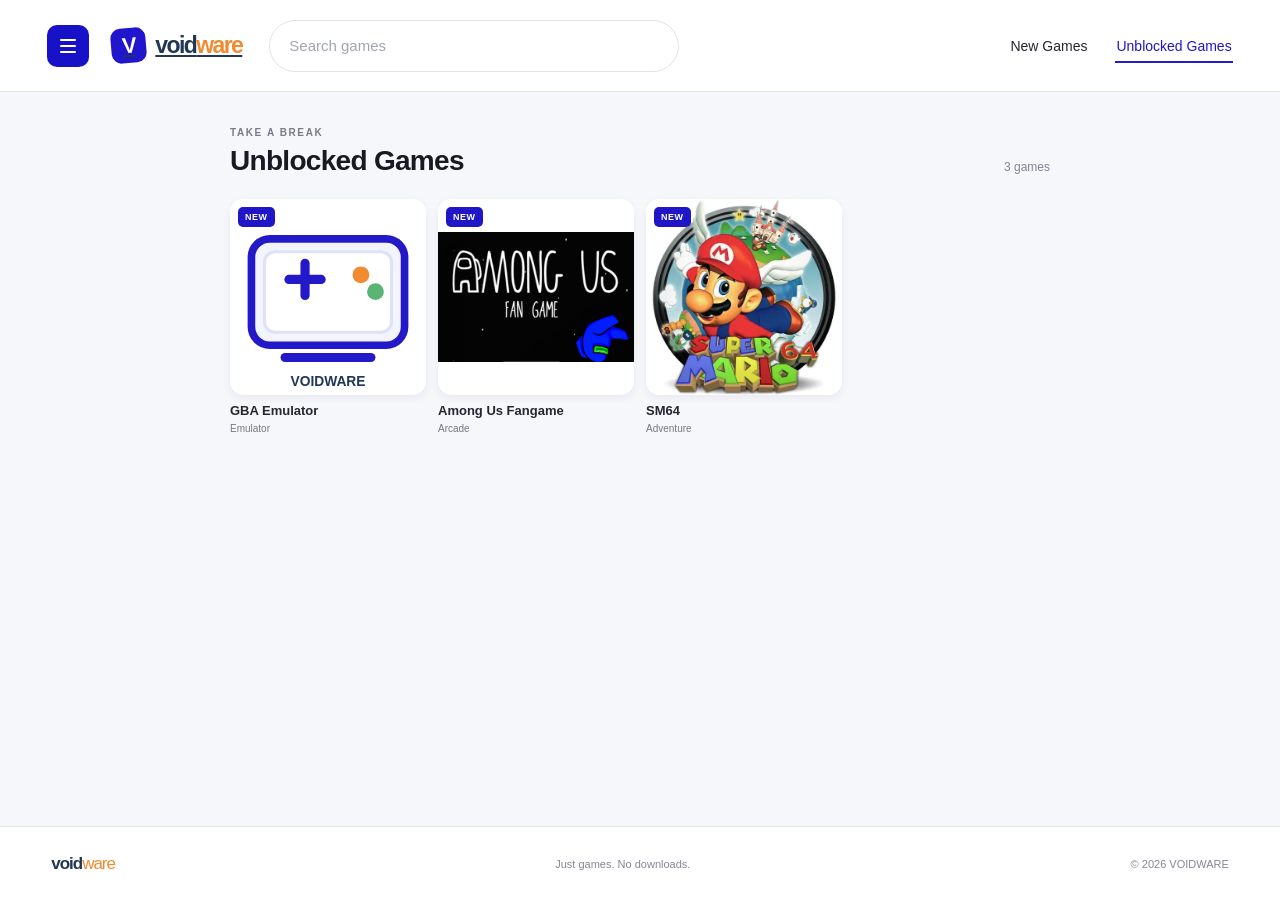
<file: index.html>
<!doctype html>
<html lang="en">
<head>
  <meta charset="utf-8">
  <meta name="viewport" content="width=device-width, initial-scale=1">
  <meta name="theme-color" content="#f6f7fb">
  <meta name="description" content="VoidWare — a simple, searchable arcade of browser games.">
  <title>VoidWare — Unblocked Games</title>
  <link rel="stylesheet" href="styles.css?v=sm64-card-1">
  <script src="app.js?v=sm64-card-1" defer></script>
</head>
<body>
  <header class="topbar">
    <button class="menu-button" id="menu-button" type="button" aria-label="Open game menu" aria-expanded="false" aria-controls="category-menu"><span></span><span></span><span></span></button>
    <a class="brand" href="./" aria-label="VoidWare home"><span class="brand-icon" aria-hidden="true">V</span><span>void<span class="brand-ware">ware</span></span></a>
    <form class="search-form" role="search"><label class="visually-hidden" for="game-search">Search games</label><input id="game-search" type="search" placeholder="Search games" autocomplete="off"><button type="button" id="clear-search" class="clear-search" aria-label="Clear search" hidden>×</button></form>
    <nav class="main-nav" aria-label="Game sections"><button class="nav-link" type="button" data-filter="new">New Games</button><button class="nav-link active" type="button" data-filter="all">Unblocked Games</button></nav>
    <div class="category-menu" id="category-menu" hidden><button type="button" data-filter="all">All games</button><button type="button" data-filter="new">New games</button><a href="games/gba/">GBA Emulator</a><a href="games/among-us-fangame/">Among Us Fangame</a><a href="games/game8/sm-64.html">SM64</a></div>
  </header>
  <main>
    <section class="catalog" id="games" aria-label="Game catalog">
      <div class="catalog-heading"><div><p class="eyebrow" id="catalog-eyebrow">TAKE A BREAK</p><h1 id="catalog-title">Unblocked Games</h1></div><p class="results-count" id="results-count" aria-live="polite">3 games</p></div>
      <div class="games-grid" id="games-grid" aria-live="polite">
        <article class="game-card" data-game-card data-new="true" data-name="gba emulator game boy advance emulator play a game boy advance game you provide"><a class="game-link" href="games/gba/" aria-label="Play GBA Emulator"><div class="game-cover has-image" style="--cover:#fff"><img class="game-cover-image" src="games/gba/icon.svg" alt="" width="256" height="256"><span class="new-badge">NEW</span></div><span class="game-name">GBA Emulator</span><span class="game-category">Emulator</span></a></article>
        <article class="game-card" data-game-card data-new="true" data-name="among us among us fangame arcade crewmate"><a class="game-link" href="games/among-us-fangame/" aria-label="Play Among Us Fangame"><div class="game-cover has-image" style="--cover:#fff"><img class="game-cover-image" src="games/game9/Screenshot%202026-11-19%20002235.png" alt="" width="256" height="256"><span class="new-badge">NEW</span></div><span class="game-name">Among Us Fangame</span><span class="game-category">Arcade</span></a></article>
        <article class="game-card" data-game-card data-new="true" data-name="sm64 super mario 64 adventure platformer"><a class="game-link" href="games/game8/sm-64.html" aria-label="Play SM64"><div class="game-cover has-image" style="--cover:#fff"><img class="game-cover-image" src="games/game8/OIP.png" alt="" width="256" height="256"><span class="new-badge">NEW</span></div><span class="game-name">SM64</span><span class="game-category">Adventure</span></a></article>
      </div>
      <section class="empty-state" id="empty-state" hidden><div class="empty-icon" aria-hidden="true">⌕</div><h2 id="empty-title">No games found</h2><p id="empty-message">Try a different search, or clear it to see all games.</p><a class="clear-link" id="clear-link" href="#games">Clear search <span>↗</span></a></section>
      <p class="catalog-note" id="catalog-note" hidden>New games will show up here as the arcade grows.</p>
    </section>
  </main>
  <footer class="footer"><a class="footer-brand" href="./">void<span>ware</span></a><span>Just games. No downloads.</span><span>© <span id="year"></span> VOIDWARE</span></footer>
</body>
</html>
</file>
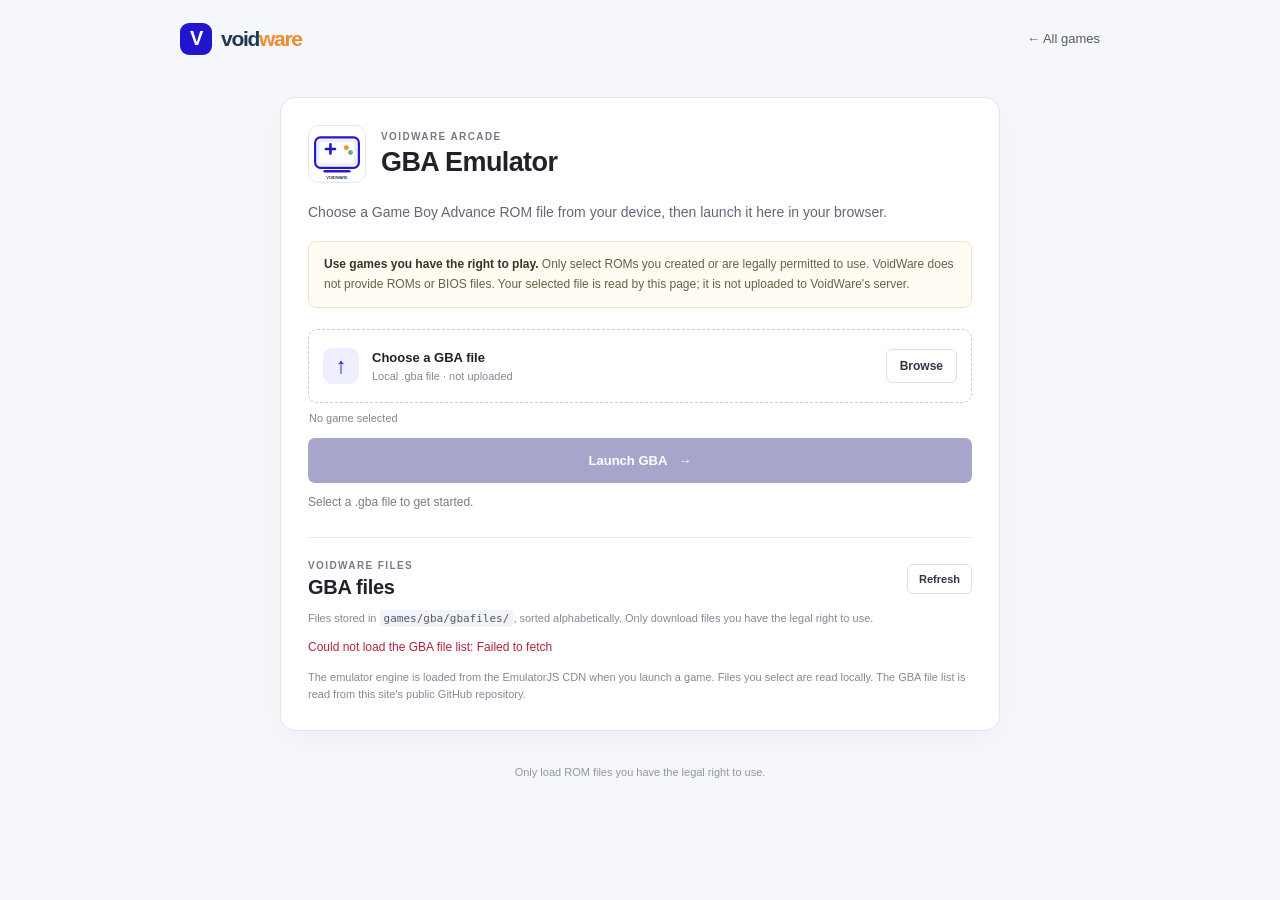
<file: games/game1/index.html>
<!doctype html>
<html lang="en">
<head><meta charset="utf-8"><meta name="viewport" content="width=device-width, initial-scale=1"><meta http-equiv="refresh" content="0;url=../gba/"><title>GBA Emulator moved — VoidWare</title></head>
<body><p>This starter folder has moved to <a href="../gba/">GBA Emulator</a>.</p></body>
</html>
</file>
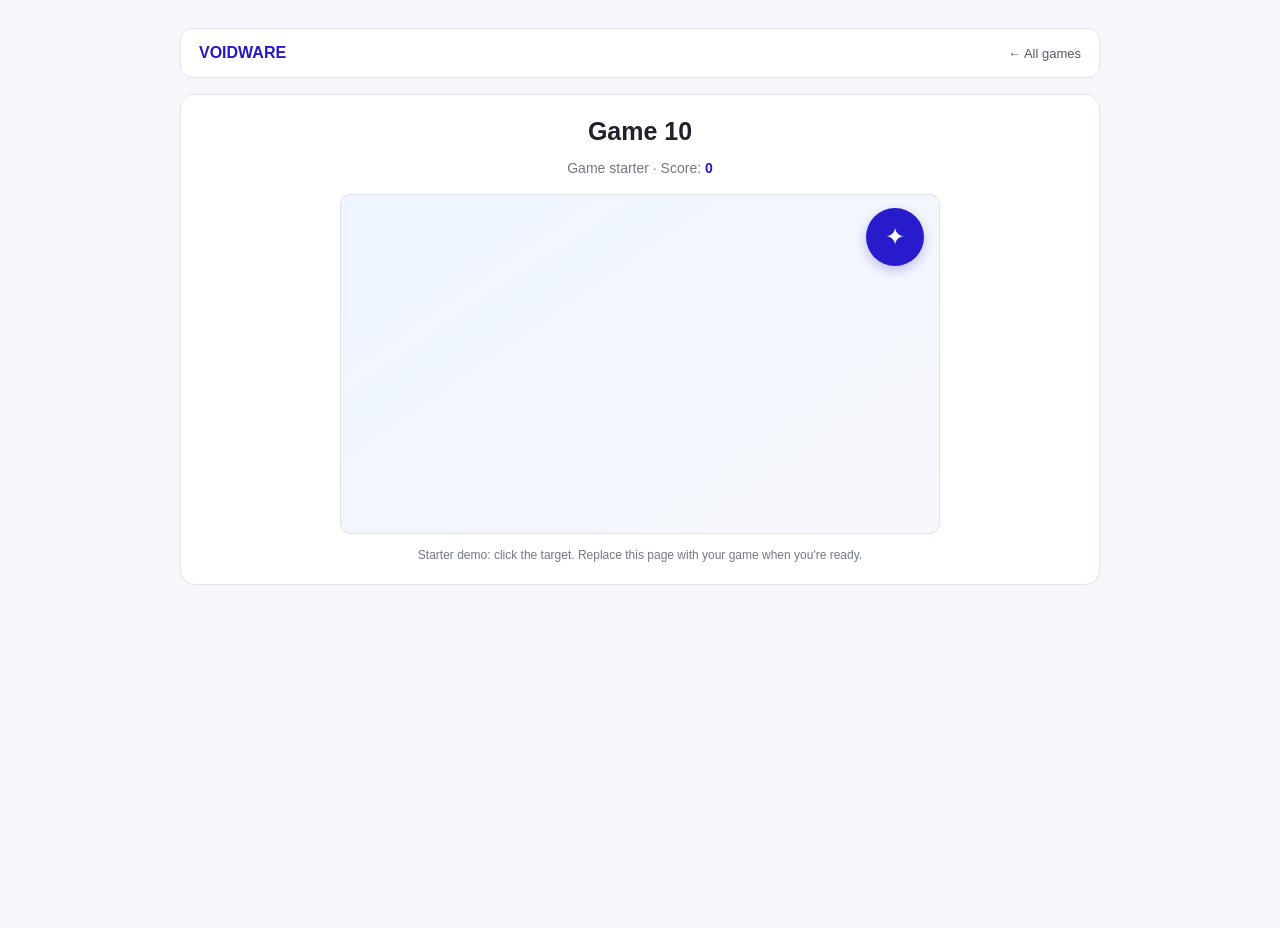
<file: games/game10/index.html>
<!doctype html>
<html lang="en">
<head>
  <meta charset="utf-8">
  <meta name="viewport" content="width=device-width, initial-scale=1">
  <title>Game 10 — VoidWare</title>
  <link rel="stylesheet" href="../starter.css">
  <script src="../starter.js" defer></script>
</head>
<body>
  <main class="starter" data-game-name="Game 10">
    <header class="starter-header"><a class="starter-brand" href="../../">VOIDWARE</a><a class="back-link" href="../../">← All games</a></header>
    <section class="starter-card"><h1 id="game-title">Game 10</h1><p>Game starter · Score: <span class="score" id="score">0</span></p><div class="play-area" id="play-area" aria-label="Game play area"><button class="target" id="target" type="button" aria-label="Click the target">✦</button></div><p class="instructions">Starter demo: click the target. Replace this page with your game when you're ready.</p></section>
  </main>
</body>
</html>
</file>
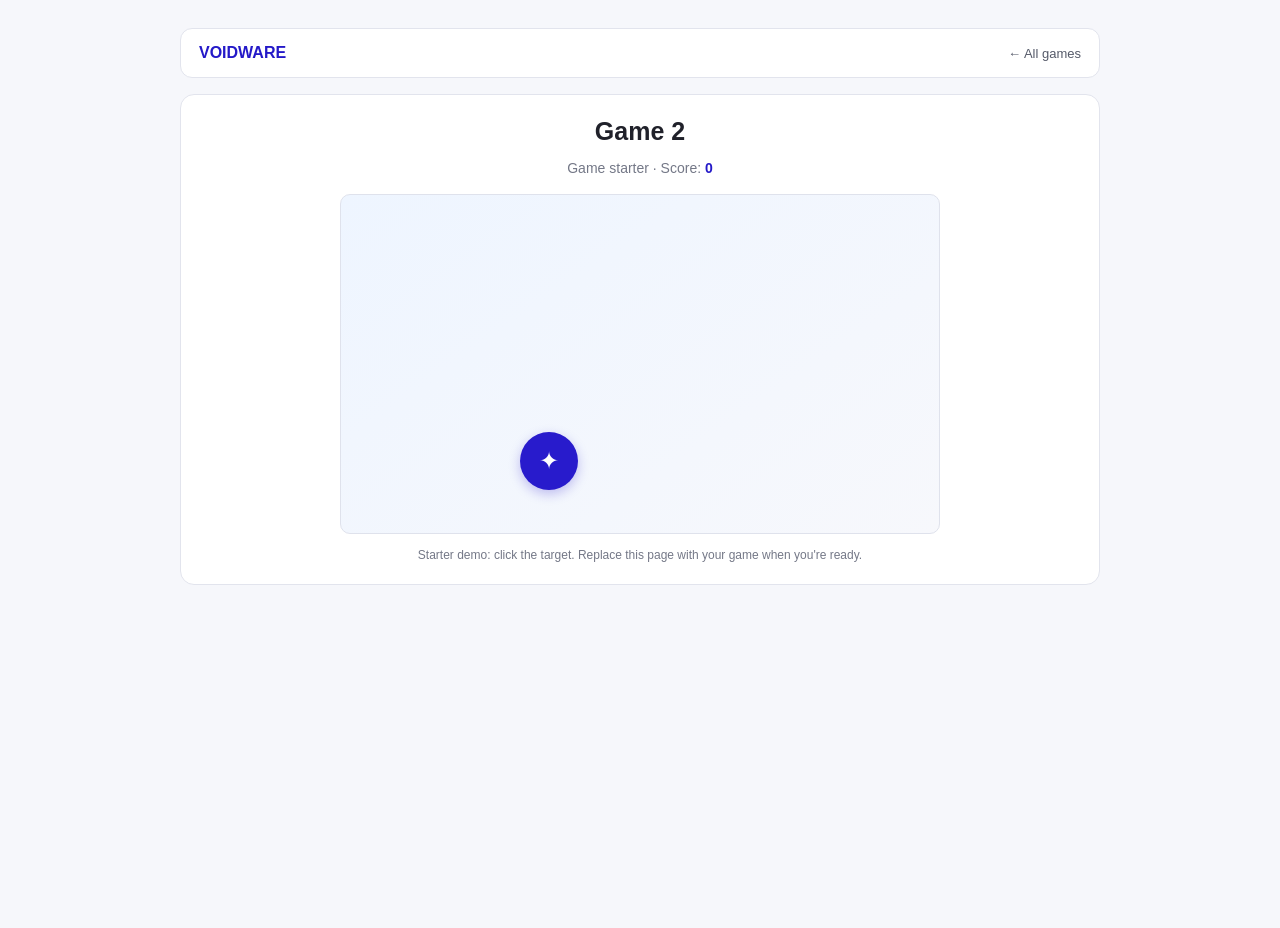
<file: games/game2/index.html>
<!doctype html>
<html lang="en">
<head>
  <meta charset="utf-8">
  <meta name="viewport" content="width=device-width, initial-scale=1">
  <title>Game 2 — VoidWare</title>
  <link rel="stylesheet" href="../starter.css">
  <script src="../starter.js" defer></script>
</head>
<body>
  <main class="starter" data-game-name="Game 2">
    <header class="starter-header"><a class="starter-brand" href="../../">VOIDWARE</a><a class="back-link" href="../../">← All games</a></header>
    <section class="starter-card"><h1 id="game-title">Game 2</h1><p>Game starter · Score: <span class="score" id="score">0</span></p><div class="play-area" id="play-area" aria-label="Game play area"><button class="target" id="target" type="button" aria-label="Click the target">✦</button></div><p class="instructions">Starter demo: click the target. Replace this page with your game when you're ready.</p></section>
  </main>
</body>
</html>
</file>
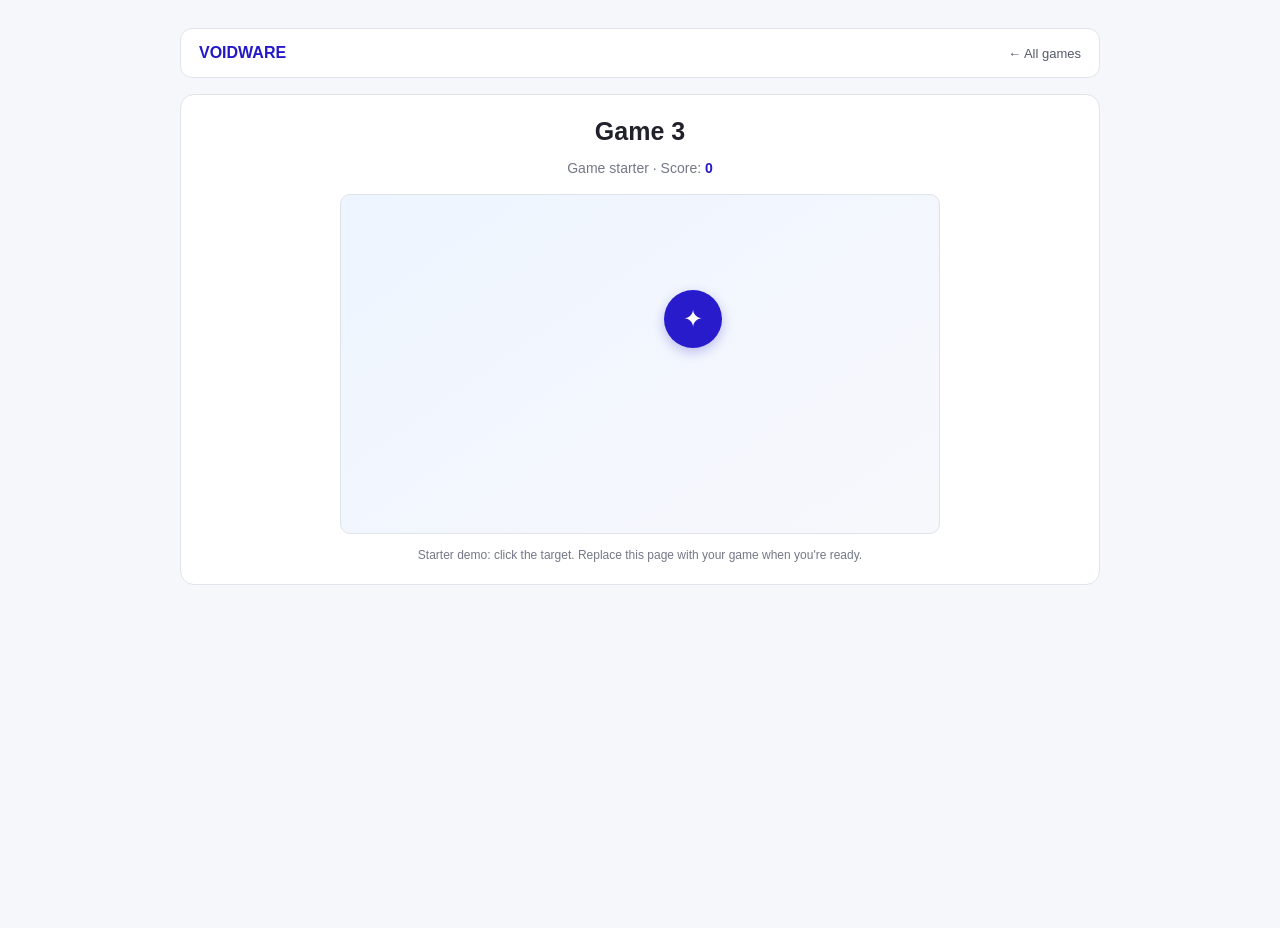
<file: games/game3/index.html>
<!doctype html>
<html lang="en">
<head>
  <meta charset="utf-8">
  <meta name="viewport" content="width=device-width, initial-scale=1">
  <title>Game 3 — VoidWare</title>
  <link rel="stylesheet" href="../starter.css">
  <script src="../starter.js" defer></script>
</head>
<body>
  <main class="starter" data-game-name="Game 3">
    <header class="starter-header"><a class="starter-brand" href="../../">VOIDWARE</a><a class="back-link" href="../../">← All games</a></header>
    <section class="starter-card"><h1 id="game-title">Game 3</h1><p>Game starter · Score: <span class="score" id="score">0</span></p><div class="play-area" id="play-area" aria-label="Game play area"><button class="target" id="target" type="button" aria-label="Click the target">✦</button></div><p class="instructions">Starter demo: click the target. Replace this page with your game when you're ready.</p></section>
  </main>
</body>
</html>
</file>
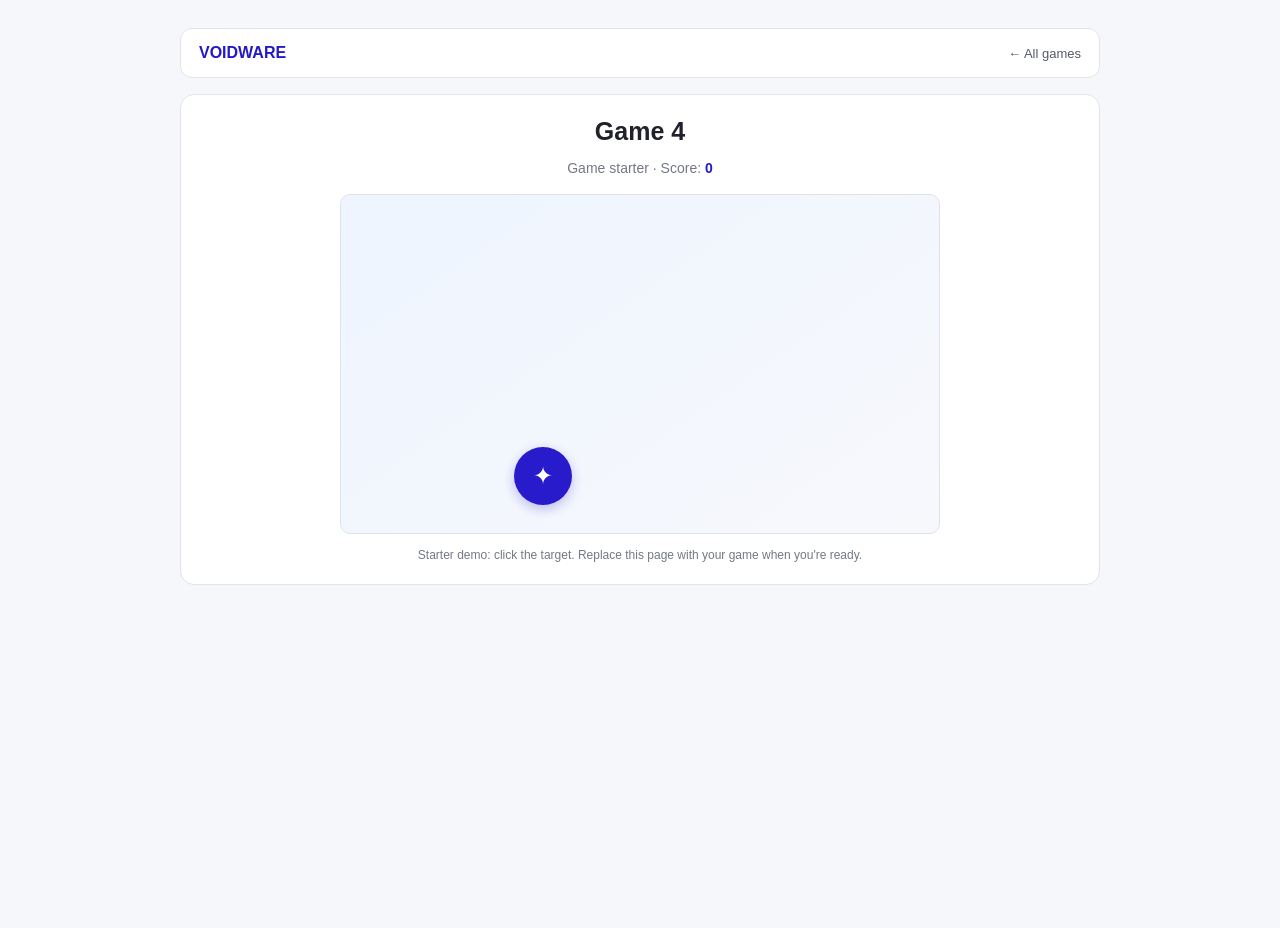
<file: games/game4/index.html>
<!doctype html>
<html lang="en">
<head>
  <meta charset="utf-8">
  <meta name="viewport" content="width=device-width, initial-scale=1">
  <title>Game 4 — VoidWare</title>
  <link rel="stylesheet" href="../starter.css">
  <script src="../starter.js" defer></script>
</head>
<body>
  <main class="starter" data-game-name="Game 4">
    <header class="starter-header"><a class="starter-brand" href="../../">VOIDWARE</a><a class="back-link" href="../../">← All games</a></header>
    <section class="starter-card"><h1 id="game-title">Game 4</h1><p>Game starter · Score: <span class="score" id="score">0</span></p><div class="play-area" id="play-area" aria-label="Game play area"><button class="target" id="target" type="button" aria-label="Click the target">✦</button></div><p class="instructions">Starter demo: click the target. Replace this page with your game when you're ready.</p></section>
  </main>
</body>
</html>
</file>
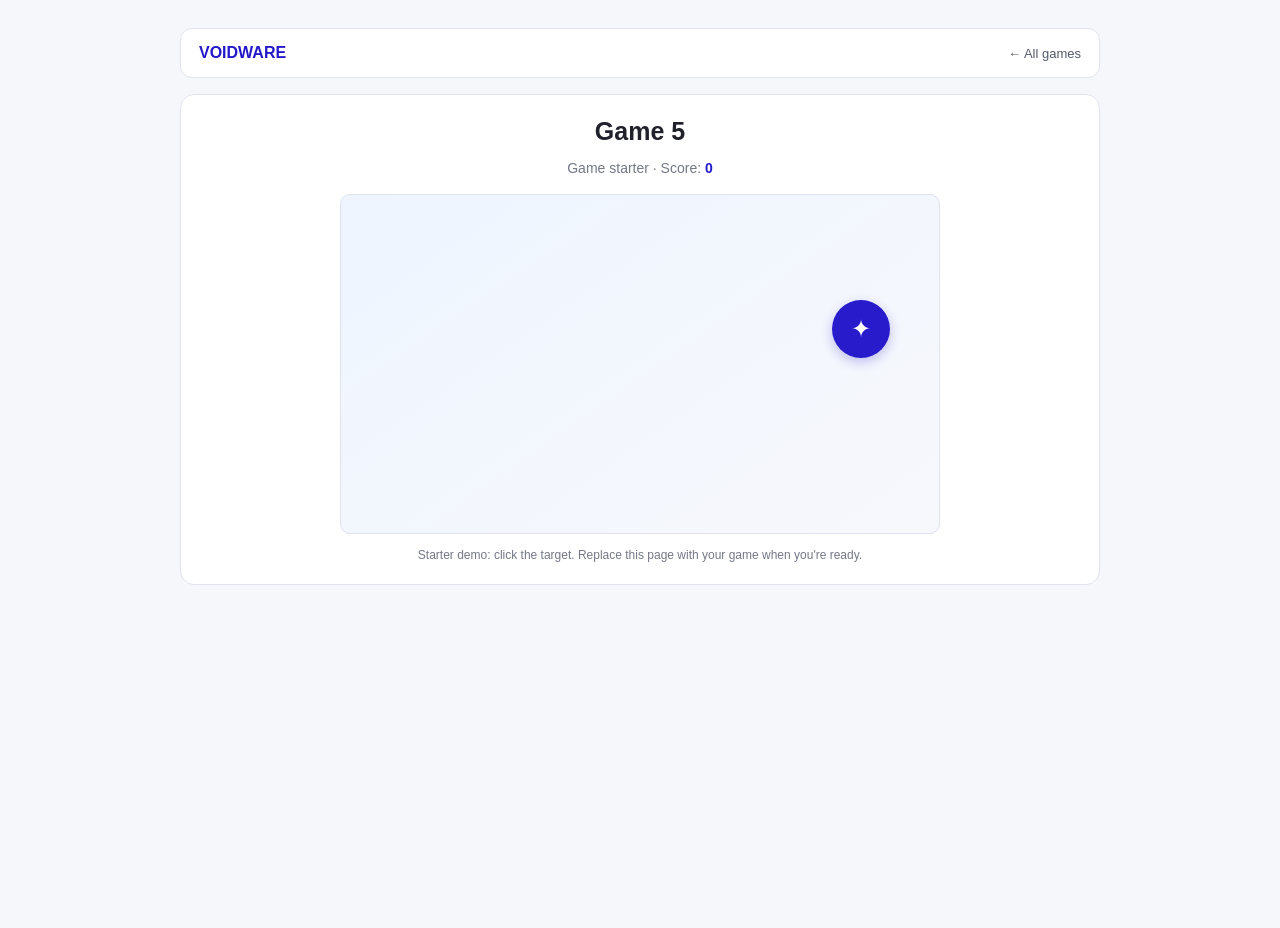
<file: games/game5/index.html>
<!doctype html>
<html lang="en">
<head>
  <meta charset="utf-8">
  <meta name="viewport" content="width=device-width, initial-scale=1">
  <title>Game 5 — VoidWare</title>
  <link rel="stylesheet" href="../starter.css">
  <script src="../starter.js" defer></script>
</head>
<body>
  <main class="starter" data-game-name="Game 5">
    <header class="starter-header"><a class="starter-brand" href="../../">VOIDWARE</a><a class="back-link" href="../../">← All games</a></header>
    <section class="starter-card"><h1 id="game-title">Game 5</h1><p>Game starter · Score: <span class="score" id="score">0</span></p><div class="play-area" id="play-area" aria-label="Game play area"><button class="target" id="target" type="button" aria-label="Click the target">✦</button></div><p class="instructions">Starter demo: click the target. Replace this page with your game when you're ready.</p></section>
  </main>
</body>
</html>
</file>
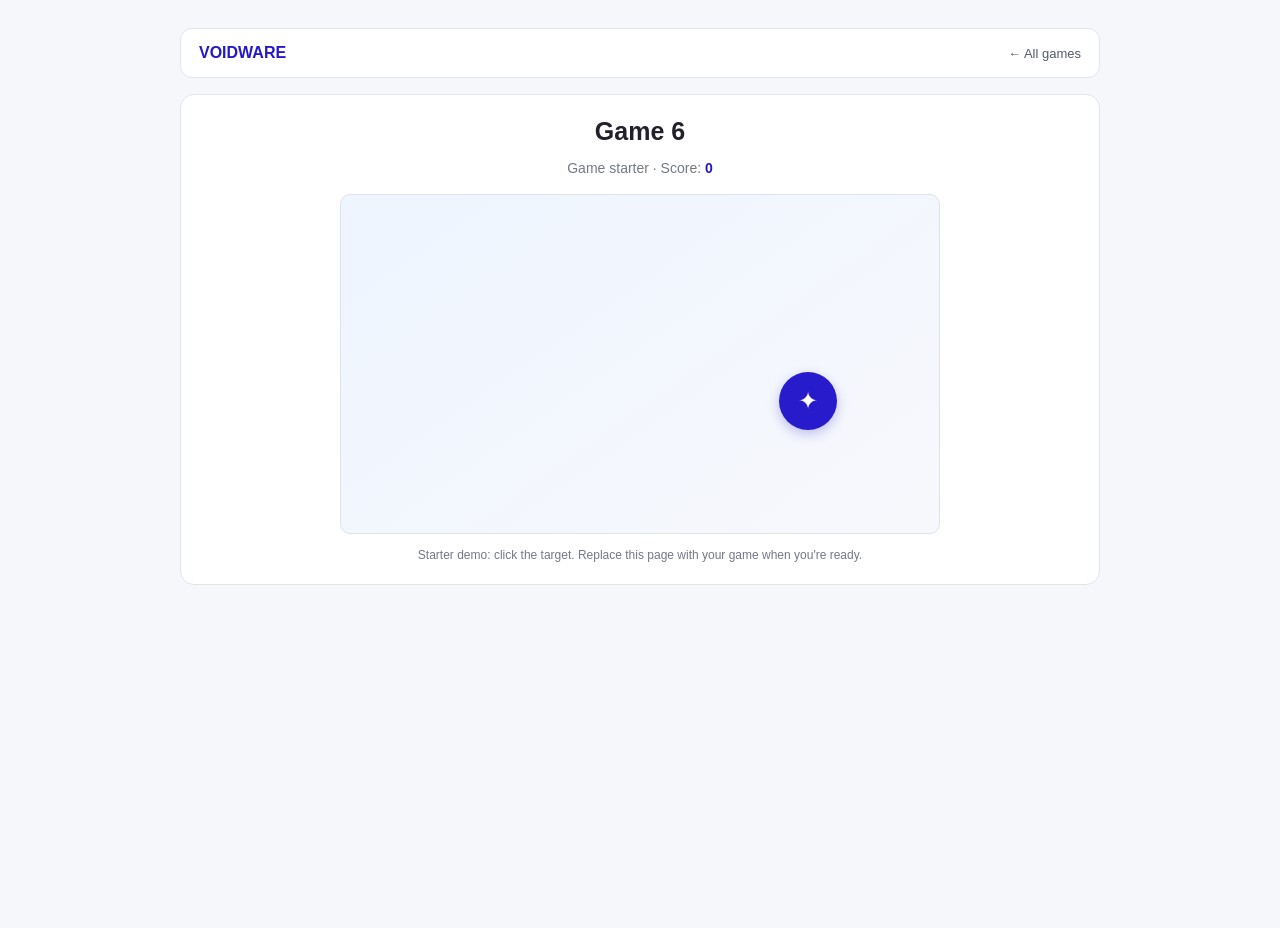
<file: games/game6/index.html>
<!doctype html>
<html lang="en">
<head>
  <meta charset="utf-8">
  <meta name="viewport" content="width=device-width, initial-scale=1">
  <title>Game 6 — VoidWare</title>
  <link rel="stylesheet" href="../starter.css">
  <script src="../starter.js" defer></script>
</head>
<body>
  <main class="starter" data-game-name="Game 6">
    <header class="starter-header"><a class="starter-brand" href="../../">VOIDWARE</a><a class="back-link" href="../../">← All games</a></header>
    <section class="starter-card"><h1 id="game-title">Game 6</h1><p>Game starter · Score: <span class="score" id="score">0</span></p><div class="play-area" id="play-area" aria-label="Game play area"><button class="target" id="target" type="button" aria-label="Click the target">✦</button></div><p class="instructions">Starter demo: click the target. Replace this page with your game when you're ready.</p></section>
  </main>
</body>
</html>
</file>
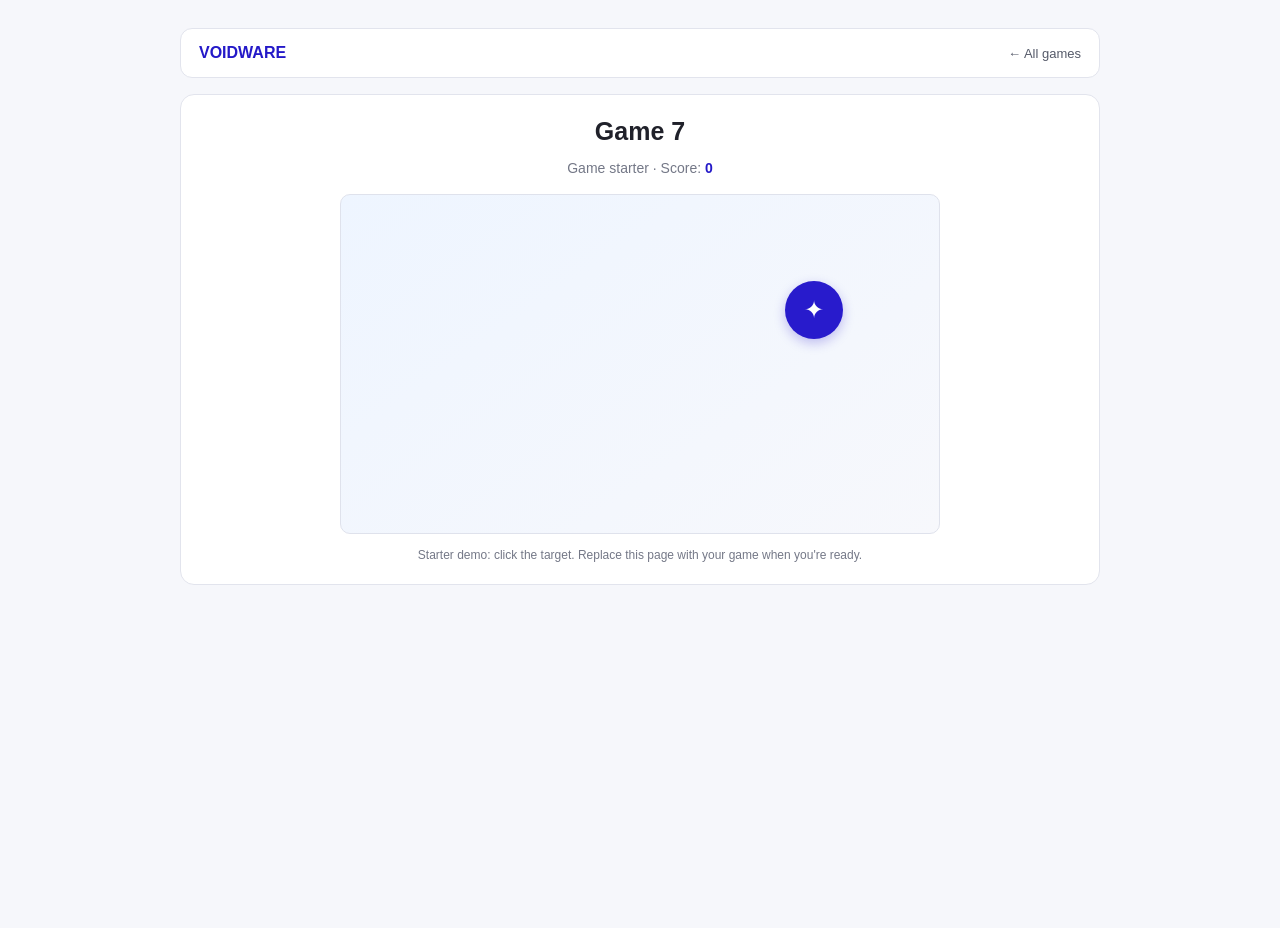
<file: games/game7/index.html>
<!doctype html>
<html lang="en">
<head>
  <meta charset="utf-8">
  <meta name="viewport" content="width=device-width, initial-scale=1">
  <title>Game 7 — VoidWare</title>
  <link rel="stylesheet" href="../starter.css">
  <script src="../starter.js" defer></script>
</head>
<body>
  <main class="starter" data-game-name="Game 7">
    <header class="starter-header"><a class="starter-brand" href="../../">VOIDWARE</a><a class="back-link" href="../../">← All games</a></header>
    <section class="starter-card"><h1 id="game-title">Game 7</h1><p>Game starter · Score: <span class="score" id="score">0</span></p><div class="play-area" id="play-area" aria-label="Game play area"><button class="target" id="target" type="button" aria-label="Click the target">✦</button></div><p class="instructions">Starter demo: click the target. Replace this page with your game when you're ready.</p></section>
  </main>
</body>
</html>
</file>
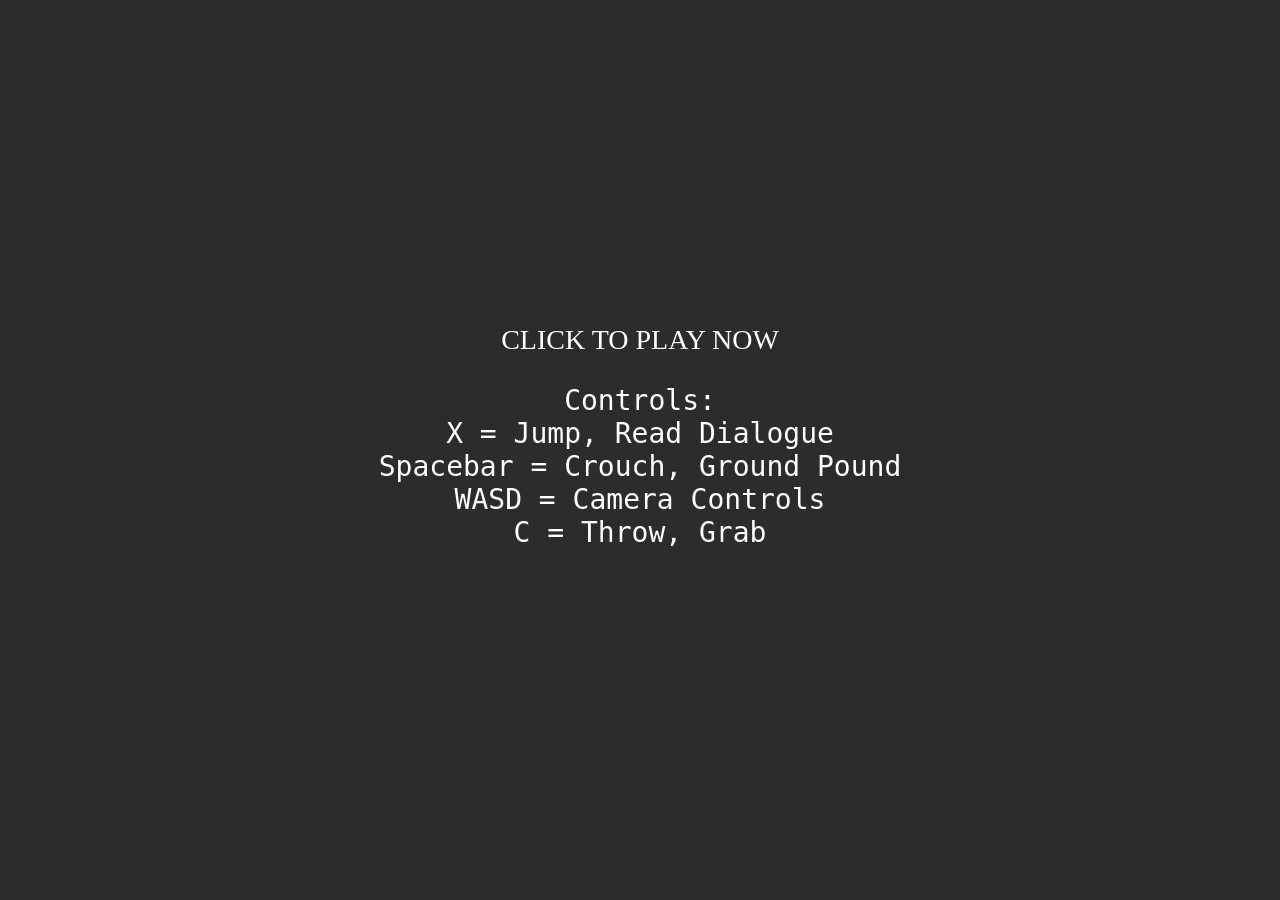
<file: games/game8/index.html>
<!doctype html>
<html lang="en">
<head>
  <meta charset="utf-8">
  <meta name="viewport" content="width=device-width, initial-scale=1">
  <meta name="theme-color" content="#f6f7fb">
  <meta http-equiv="refresh" content="0; url=sm-64.html">
  <title>SM64 — VoidWare</title>
</head>
<body><p>Loading SM64… <a href="sm-64.html">Play SM64</a></p></body>
</html>
</file>
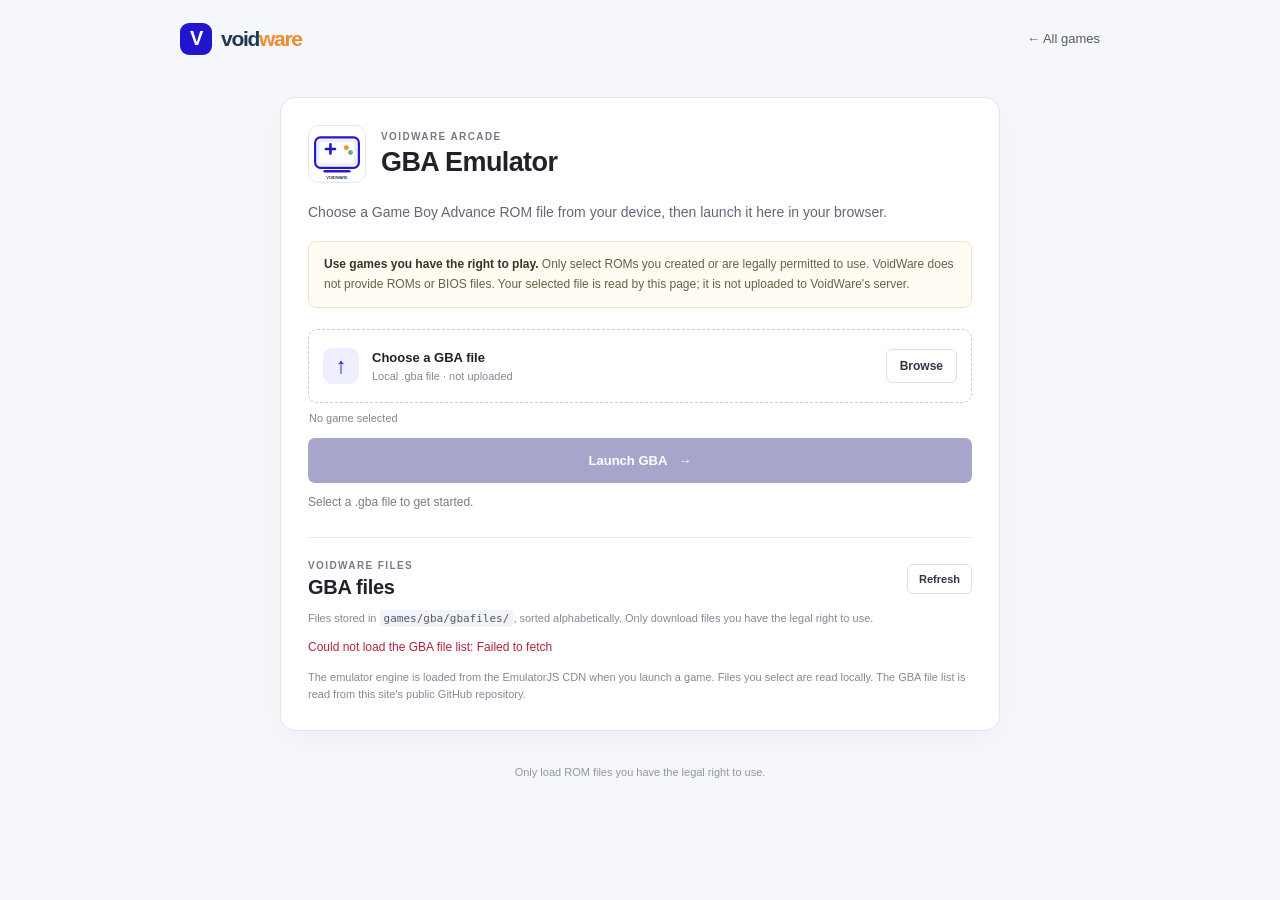
<file: games/gba/index.html>
<!doctype html>
<html lang="en">
<head>
  <meta charset="utf-8">
  <meta name="viewport" content="width=device-width, initial-scale=1">
  <meta name="theme-color" content="#f6f7fb">
  <meta name="description" content="Play a Game Boy Advance game you own in your browser. The ROM stays on your device.">
  <title>GBA Emulator — VoidWare</title>
  <link rel="stylesheet" href="gba.css">
  <script src="gba.js" defer></script>
</head>
<body>
  <main class="emulator-page">
    <header class="emulator-header"><a class="brand" href="../../"><span class="brand-icon">V</span><span>void<span class="brand-ware">ware</span></span></a><a class="back-link" href="../../">← All games</a></header>
    <section class="emulator-card" aria-labelledby="page-title">
      <div class="card-heading"><img src="icon.svg" alt="" class="page-icon"><div><p class="eyebrow">VOIDWARE ARCADE</p><h1 id="page-title">GBA Emulator</h1></div></div>
      <p class="intro">Choose a Game Boy Advance ROM file from your device, then launch it here in your browser.</p>
      <div class="legal-note"><strong>Use games you have the right to play.</strong> Only select ROMs you created or are legally permitted to use. VoidWare does not provide ROMs or BIOS files. Your selected file is read by this page; it is not uploaded to VoidWare's server.</div>
      <form id="rom-form">
        <label class="file-label" for="rom-file"><span class="upload-icon" aria-hidden="true">↑</span><span class="file-copy"><strong>Choose a GBA file</strong><small>Local .gba file · not uploaded</small></span><span class="browse-button">Browse</span></label>
        <input id="rom-file" type="file" accept=".gba,application/octet-stream" required>
        <p id="file-name" class="file-name" aria-live="polite">No game selected</p>
        <button id="launch-button" class="launch-button" type="submit" disabled>Launch GBA <span aria-hidden="true">→</span></button>
      </form>
      <p id="status" class="status" role="status" aria-live="polite">Select a .gba file to get started.</p>
      <section class="player-shell" id="player-shell" hidden aria-label="Game Boy Advance emulator">
        <div class="player-toolbar"><span>GAME BOY ADVANCE</span><button type="button" id="close-player" class="close-player">Close game</button></div>
        <div id="game" class="player" aria-label="Emulator display"></div>
      </section>
      <section class="rom-library" aria-labelledby="rom-library-title">
        <div class="library-heading"><div><p class="eyebrow">VOIDWARE FILES</p><h2 id="rom-library-title">GBA files</h2></div><button id="refresh-roms" class="refresh-button" type="button">Refresh</button></div>
        <p class="library-note">Files stored in <code>games/gba/gbafiles/</code>, sorted alphabetically. Only download files you have the legal right to use.</p>
        <p id="rom-library-status" class="library-status" role="status" aria-live="polite">Loading GBA files…</p>
        <ul id="rom-list" class="rom-list" aria-label="Available GBA files"></ul>
      </section>
      <p class="privacy-note">The emulator engine is loaded from the EmulatorJS CDN when you launch a game. Files you select are read locally. The GBA file list is read from this site's public GitHub repository.</p>
    </section>
    <footer>Only load ROM files you have the legal right to use.</footer>
  </main>
</body>
</html>
</file>
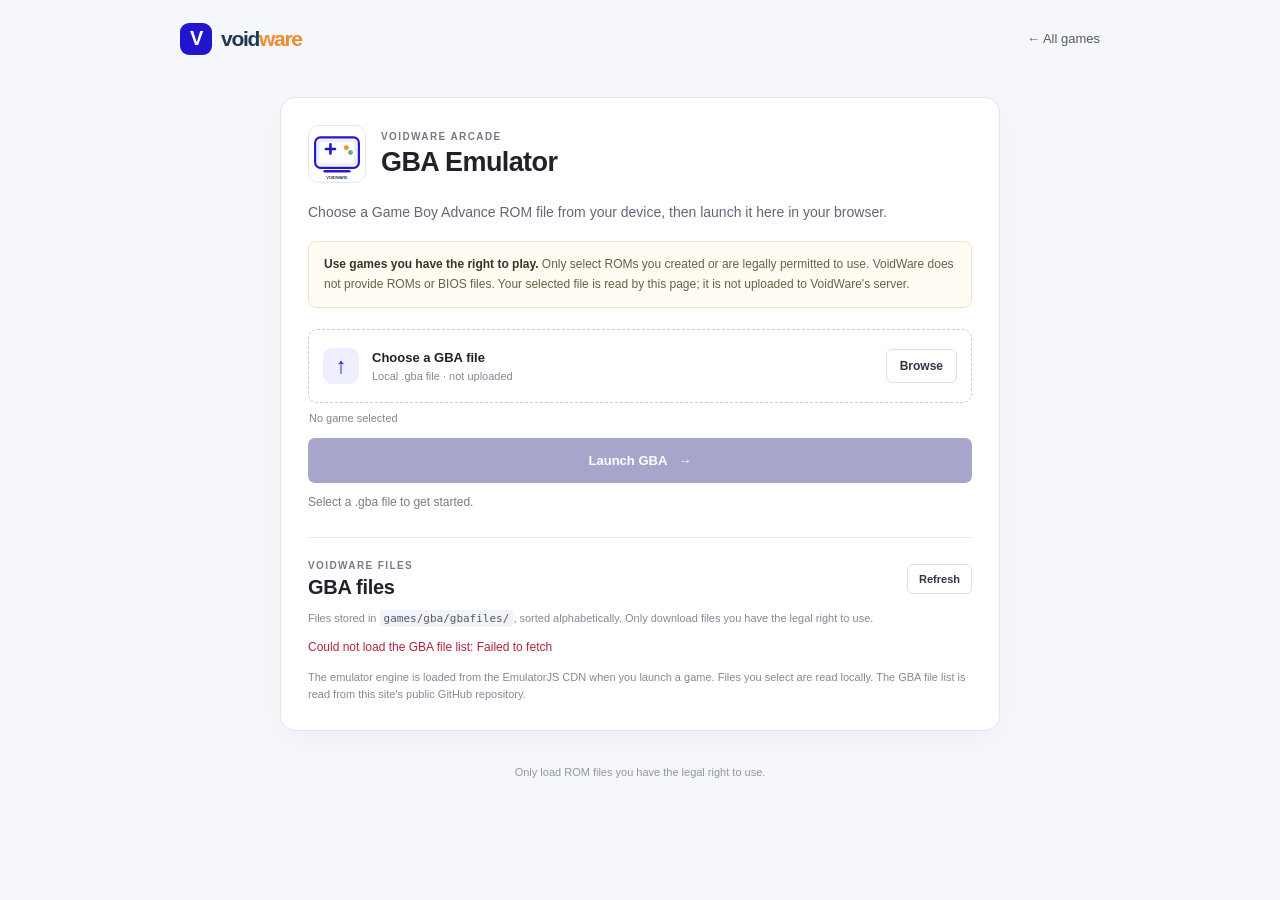
<file: games/gba/gbafiles/index.html>
<!doctype html>
<html lang="en">
<head>
  <meta charset="utf-8">
  <meta name="viewport" content="width=device-width, initial-scale=1">
  <meta http-equiv="refresh" content="0; url=../">
  <title>GBA Files — VoidWare</title>
</head>
<body><p>This folder contains optional GBA ROM files. <a href="../">Return to the GBA Emulator</a>.</p></body>
</html>
</file>
<file: styles.css>
*{box-sizing:border-box}html{scroll-behavior:smooth}body{margin:0;background:#f6f7fb;color:#171923;font-family:Arial,Helvetica,sans-serif;-webkit-font-smoothing:antialiased}.topbar{height:92px;background:#fff;border-bottom:1px solid #e1e4ed;display:flex;align-items:center;gap:22px;padding:0 clamp(16px,3.7vw,50px);position:sticky;top:0;z-index:10}.menu-button{width:42px;height:42px;flex:none;border:0;border-radius:10px;background:#1711c8;display:flex;flex-direction:column;justify-content:center;align-items:center;gap:4px;cursor:pointer}.menu-button span{width:16px;height:2px;background:#fff;border-radius:2px}.brand{display:flex;align-items:center;gap:9px;white-space:nowrap;color:#203856;font-size:23px;font-weight:800;letter-spacing:-1.6px}.brand-icon{height:35px;width:35px;display:grid;place-items:center;border-radius:10px;background:#2115cd;color:white;font-size:22px;font-weight:900;letter-spacing:-2px;transform:rotate(-5deg)}.brand-ware{color:#f18a30}.search-form{height:52px;flex:1;max-width:410px;min-width:120px;margin-left:5px;border:1px solid #dfe3ed;border-radius:30px;background:#fff;display:flex;align-items:center;padding:0 17px;transition:border-color .15s,box-shadow .15s}.search-form:focus-within{border-color:#7771ed;box-shadow:0 0 0 3px #3128cf12}.search-form input{width:100%;height:100%;border:0;outline:0;background:transparent;color:#20212a;font-size:15px}.search-form input::-webkit-search-cancel-button{display:none}.search-form input::placeholder{color:#a1a5b1}.clear-search{border:0;background:transparent;font-size:24px;color:#777;cursor:pointer}.main-nav{display:flex;align-items:center;gap:27px;height:100%;margin-left:auto;white-space:nowrap}.nav-link{height:100%;position:relative;padding:0 1px;border:0;background:transparent;color:#242632;font-size:14px;cursor:pointer}.nav-link:hover{color:#241bce}.nav-link.active{color:#2016c9}.nav-link.active:after{content:'';position:absolute;bottom:28px;left:0;right:0;height:2px;background:#241bce}.category-menu{position:absolute;top:75px;left:42px;width:190px;padding:7px;background:white;border:1px solid #e2e4ec;border-radius:10px;box-shadow:0 12px 35px #25274220}.category-menu[hidden]{display:none}.category-menu button{display:block;width:100%;padding:11px 12px;text-align:left;border:0;border-radius:6px;background:white;color:#282a35;cursor:pointer}.category-menu button:hover{background:#f1f1ff;color:#2117c7}main{min-height:calc(100vh - 166px)}.catalog{max-width:860px;margin:0 auto;padding:35px 20px 70px}.catalog-heading{display:flex;align-items:end;justify-content:space-between;margin:0 0 22px}.eyebrow{margin:0 0 7px;color:#777b89;font-size:10px;font-weight:700;letter-spacing:1.6px}.catalog-heading h1{margin:0;font-size:28px;letter-spacing:-.7px;font-weight:700}.results-count{margin:0 0 3px;color:#818594;font-size:12px}.games-grid{display:grid;grid-template-columns:repeat(4,minmax(0,1fr));gap:18px 12px}.game-card{min-width:0;color:#242630;text-decoration:none}.game-link{display:block;color:inherit;text-decoration:none}.game-card:hover .game-cover{transform:translateY(-2px);box-shadow:0 9px 22px #24294320}.game-cover{aspect-ratio:1/1;width:100%;position:relative;display:grid;place-items:center;overflow:hidden;border-radius:14px;background:var(--cover,#d9e7fa);transition:transform .16s,box-shadow .16s;box-shadow:0 3px 9px #20264410}.game-cover:before,.game-cover:after{content:'';position:absolute;width:62%;height:62%;border:1px solid #ffffff58;border-radius:50%}.game-cover:after{width:86%;height:86%}.game-cover.has-image{background:#fff}.game-cover.has-image:before,.game-cover.has-image:after{display:none}.game-cover-image{position:absolute;inset:0;width:100%;height:100%;object-fit:contain;background:#fff}.cover-symbol{position:relative;z-index:1;color:#fff;font-size:clamp(40px,7vw,76px);font-weight:800;line-height:1;text-shadow:0 3px 12px #17203b42}.cover-number{position:absolute;z-index:2;right:10px;bottom:9px;color:#fff9;font-size:11px;font-weight:700}.game-cover.has-image .cover-number{color:#667085}.game-name{display:block;margin:8px 0 0;overflow:hidden;text-overflow:ellipsis;white-space:nowrap;font-size:13px;font-weight:600}.game-category{display:inline-block;margin-top:5px;color:#737887;font-size:10px}.new-badge{position:absolute;z-index:2;top:8px;left:8px;padding:5px 7px;border-radius:5px;background:#2115c8;color:#fff;font-size:9px;font-weight:700;letter-spacing:.5px}.empty-state{min-height:250px;display:flex;flex-direction:column;align-items:center;justify-content:center;text-align:center;padding:24px 12px;color:#747887}.empty-state[hidden],.games-grid[hidden],.catalog-note[hidden],.clear-link[hidden]{display:none}.empty-icon{width:48px;height:48px;border:1px solid #dddfea;border-radius:50%;display:grid;place-items:center;color:#2419c8;font-size:31px;transform:rotate(-18deg)}.empty-state h2{margin:16px 0 6px;color:#282a36;font-size:20px}.empty-state p{max-width:390px;margin:0;font-size:13px;line-height:1.65}.clear-link{margin-top:12px;color:#2419c8;font-size:13px;font-weight:600;text-decoration:none}.clear-link span{margin-left:7px}.catalog-note{margin:34px 0 0;text-align:center;color:#a0a3ae;font-size:11px}.footer{min-height:74px;border-top:1px solid #e2e4ec;background:#fff;padding:0 clamp(20px,4vw,55px);display:flex;align-items:center;justify-content:space-between;color:#838795;font-size:11px}.footer-brand{color:#203856;font-size:17px;font-weight:800;letter-spacing:-1px;text-decoration:none}.footer-brand span{color:#f18a30;font-weight:500}.visually-hidden{position:absolute;width:1px;height:1px;padding:0;margin:-1px;overflow:hidden;clip:rect(0,0,0,0);white-space:nowrap;border:0}@media(min-width:1200px){.catalog{padding-top:35px}}@media(max-width:980px){.topbar{gap:15px}.main-nav{gap:16px}.nav-link{font-size:13px}.brand{font-size:20px}.brand-icon{width:32px;height:32px}.catalog{max-width:800px}}@media(max-width:720px){.topbar{height:auto;min-height:74px;flex-wrap:wrap;gap:12px;padding:12px 16px}.menu-button{width:38px;height:38px}.brand{font-size:20px}.brand-icon{height:31px;width:31px}.search-form{order:4;max-width:none;flex-basis:100%;height:43px;margin:0}.main-nav{margin-left:auto;gap:13px;height:38px}.nav-link{font-size:12px}.nav-link.active:after{bottom:0}.category-menu{top:58px;left:15px}.catalog{padding:27px 16px 55px}.games-grid{grid-template-columns:repeat(3,minmax(0,1fr));gap:17px 10px}.game-name{font-size:12px}.catalog-heading h1{font-size:24px}}@media(max-width:440px){.topbar{column-gap:10px}.brand{font-size:18px}.main-nav{gap:10px}.nav-link{font-size:11px}.catalog{padding-left:12px;padding-right:12px}.games-grid{grid-template-columns:repeat(2,minmax(0,1fr));gap:16px 11px}.game-name{font-size:13px}.footer{padding:0 14px;font-size:9px}.footer>span:nth-child(2){display:none}}@media(prefers-reduced-motion:reduce){*,*::before,*::after{scroll-behavior:auto!important;transition:none!important}}
</file>
<file: games/starter.css>
/* Shared styles for the editable game-folder starter pages. */
*{box-sizing:border-box}body{margin:0;min-height:100vh;background:#f6f7fb;color:#20212a;font-family:Arial,Helvetica,sans-serif}.starter{width:min(920px,calc(100% - 32px));margin:28px auto}.starter-header{display:flex;align-items:center;justify-content:space-between;gap:16px;padding:15px 18px;background:#fff;border:1px solid #e2e4ed;border-radius:12px}.starter-brand{color:#2419c8;font-weight:800;text-decoration:none}.back-link{color:#555a69;text-decoration:none;font-size:13px}.starter-card{margin-top:16px;padding:22px;background:#fff;border:1px solid #e2e4ed;border-radius:14px;text-align:center}.starter-card h1{margin:0;font-size:25px}.starter-card p{color:#747887;font-size:14px}.score{color:#2419c8;font-weight:700}.play-area{width:min(100%,600px);height:340px;margin:18px auto 0;border:1px solid #dfe2ec;border-radius:10px;background:linear-gradient(145deg,#eef5ff,#f7f8fc);position:relative;overflow:hidden;touch-action:manipulation}.target{position:absolute;width:58px;height:58px;border:0;border-radius:50%;background:#281bcc;color:white;font-size:24px;cursor:pointer;box-shadow:0 4px 12px #281bcc44;transition:transform .1s}.target:hover{transform:scale(1.09)}.instructions{margin:14px 0 0!important;font-size:12px!important}@media(max-width:500px){.starter{margin:12px auto}.starter-card{padding:16px}.play-area{height:55vh;min-height:280px}.starter-header{padding:12px}}
</file>
<file: games/gba/gba.css>
*{box-sizing:border-box}body{margin:0;min-height:100vh;background:#f6f7fb;color:#20212a;font-family:Arial,Helvetica,sans-serif;-webkit-font-smoothing:antialiased}.emulator-page{width:min(920px,calc(100% - 32px));margin:0 auto}.emulator-header{height:77px;display:flex;align-items:center;justify-content:space-between}.brand{display:flex;align-items:center;gap:9px;color:#203856;font-size:21px;font-weight:800;letter-spacing:-1.3px;text-decoration:none}.brand-icon{height:32px;width:32px;display:grid;place-items:center;border-radius:9px;background:#2115cd;color:white;font-size:20px}.brand-ware{color:#f18a30}.back-link{color:#555a69;text-decoration:none;font-size:13px}.emulator-card{max-width:720px;margin:20px auto 35px;padding:27px;background:#fff;border:1px solid #e2e4ed;border-radius:15px;box-shadow:0 8px 30px #22243a08}.card-heading{display:flex;align-items:center;gap:15px}.page-icon{width:58px;height:58px;object-fit:contain;border:1px solid #e5e7ee;border-radius:11px;background:white}.eyebrow{margin:0 0 5px;color:#777b89;font-size:10px;font-weight:700;letter-spacing:1.4px}.card-heading h1{margin:0;font-size:27px;letter-spacing:-.6px}.intro{margin:18px 0;color:#626777;font-size:14px;line-height:1.6}.legal-note{padding:13px 15px;border:1px solid #e8e5ce;border-radius:8px;background:#fffdf3;color:#66614c;font-size:12px;line-height:1.6}.legal-note strong{color:#393526}.file-label{min-height:74px;margin-top:21px;padding:12px 14px;border:1px dashed #c9cbd8;border-radius:9px;display:flex;align-items:center;gap:13px;cursor:pointer;transition:border-color .15s,background .15s}.file-label:hover{border-color:#5045d8;background:#fafaff}.upload-icon{height:36px;width:36px;display:grid;place-items:center;border-radius:9px;background:#f0efff;color:#281bcc;font-size:22px;font-weight:700}.file-copy{display:grid;gap:5px;flex:1}.file-copy strong{font-size:13px}.file-copy small{color:#858999;font-size:11px}.browse-button{padding:9px 13px;border:1px solid #dddfea;border-radius:6px;color:#343546;font-size:12px;font-weight:600}#rom-file{position:absolute;width:1px;height:1px;opacity:0;pointer-events:none}.file-name{margin:9px 1px 14px;color:#818594;font-size:11px;overflow-wrap:anywhere}.launch-button{width:100%;height:45px;border:0;border-radius:7px;background:#2419c8;color:white;font-size:13px;font-weight:700;cursor:pointer;transition:background .15s,transform .15s}.launch-button:not(:disabled):hover{background:#1710a9;transform:translateY(-1px)}.launch-button:disabled{background:#a7a5cc;cursor:not-allowed}.launch-button span{margin-left:8px}.status{min-height:18px;margin:12px 0 0;color:#777b89;font-size:12px}.status.error{color:#b4233b}.status.success{color:#26824b}.player-shell{margin-top:18px;border:1px solid #242632;border-radius:9px;overflow:hidden;background:#101116}.player-toolbar{height:38px;padding:0 12px;display:flex;align-items:center;justify-content:space-between;background:#1a1b22;color:#e5e6eb;font-size:10px;letter-spacing:.8px}.close-player{border:0;background:transparent;color:#c7c8d0;font-size:11px;cursor:pointer}.player{width:100%;height:min(65vh,560px);min-height:360px;background:#050505}.player iframe,.player canvas{max-width:100%}.rom-library{margin-top:24px;padding-top:22px;border-top:1px solid #e8e9ef}.library-heading{display:flex;justify-content:space-between;align-items:center}.library-heading h2{margin:0;font-size:20px;letter-spacing:-.3px}.refresh-button{padding:8px 11px;border:1px solid #dddfea;border-radius:6px;background:#fff;color:#343546;font-size:11px;font-weight:600;cursor:pointer}.refresh-button:hover{border-color:#5045d8;color:#2419c8}.library-note{margin:11px 0 13px;color:#858999;font-size:11px;line-height:1.6}.library-note code{padding:2px 4px;border-radius:3px;background:#f2f3f8;color:#555a69}.library-status{margin:12px 0;color:#858999;font-size:12px}.library-status.error{color:#b4233b}.rom-list{list-style:none;padding:0;margin:0;border-top:1px solid #ececf1}.rom-list:empty{border:0}.rom-row{display:flex;align-items:center;gap:12px;padding:12px 2px;border-bottom:1px solid #ececf1}.rom-details{min-width:0;flex:1}.rom-name{display:block;color:#2b2d38;font-size:12px;font-weight:600;overflow-wrap:anywhere}.rom-size{display:block;margin-top:4px;color:#858999;font-size:10px}.download-link{flex:none;padding:8px 11px;border:1px solid #dddfea;border-radius:6px;color:#2419c8;text-decoration:none;font-size:11px;font-weight:600}.download-link:hover{background:#f4f3ff;border-color:#aaa5ee}.privacy-note{margin:15px 0 0;color:#858999;font-size:11px;line-height:1.55}.emulator-page>footer{padding:0 0 24px;text-align:center;color:#9296a2;font-size:11px}@media(max-width:560px){.emulator-page{width:calc(100% - 22px)}.emulator-card{margin:9px auto 25px;padding:19px 15px}.card-heading h1{font-size:23px}.player{min-height:300px;height:58vh}.emulator-header{height:67px}.rom-row{gap:8px}.download-link{padding:8px;font-size:10px}}@media(prefers-reduced-motion:reduce){*,*::before,*::after{transition:none!important}}
</file>
